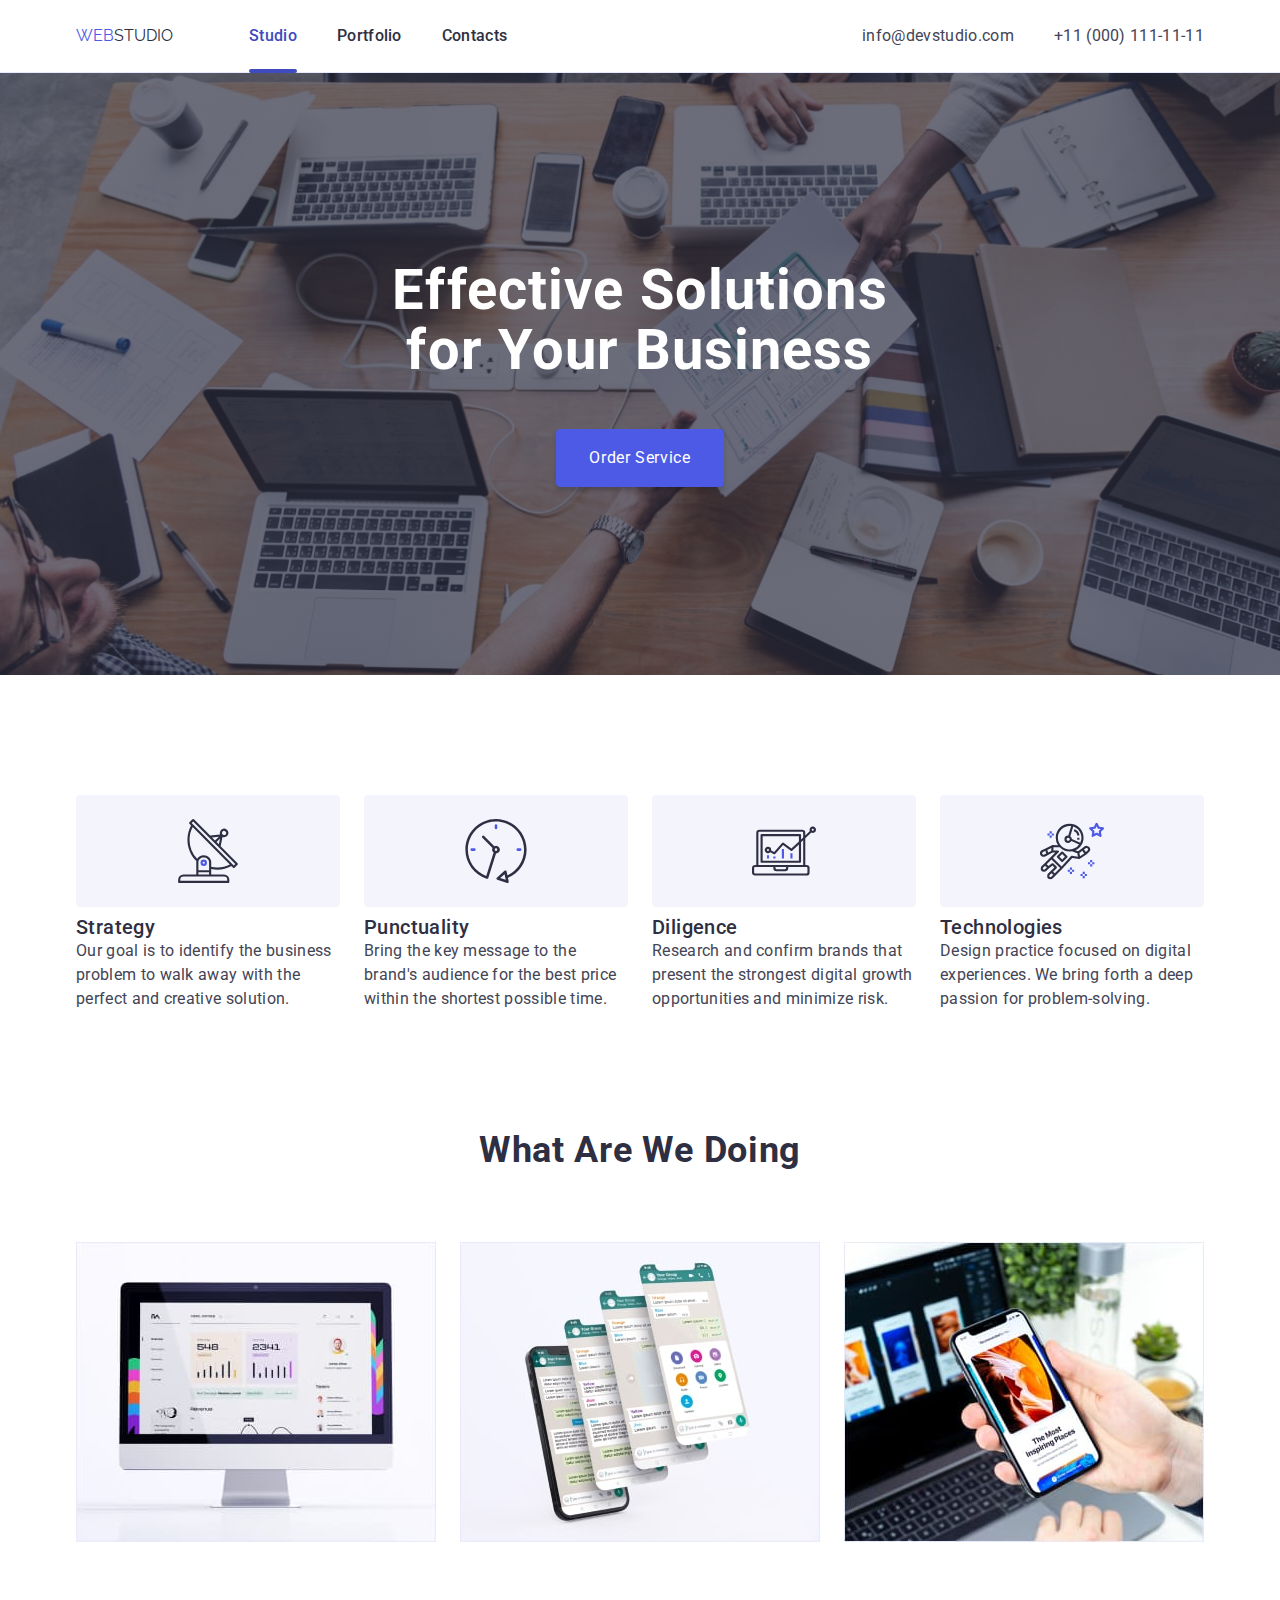
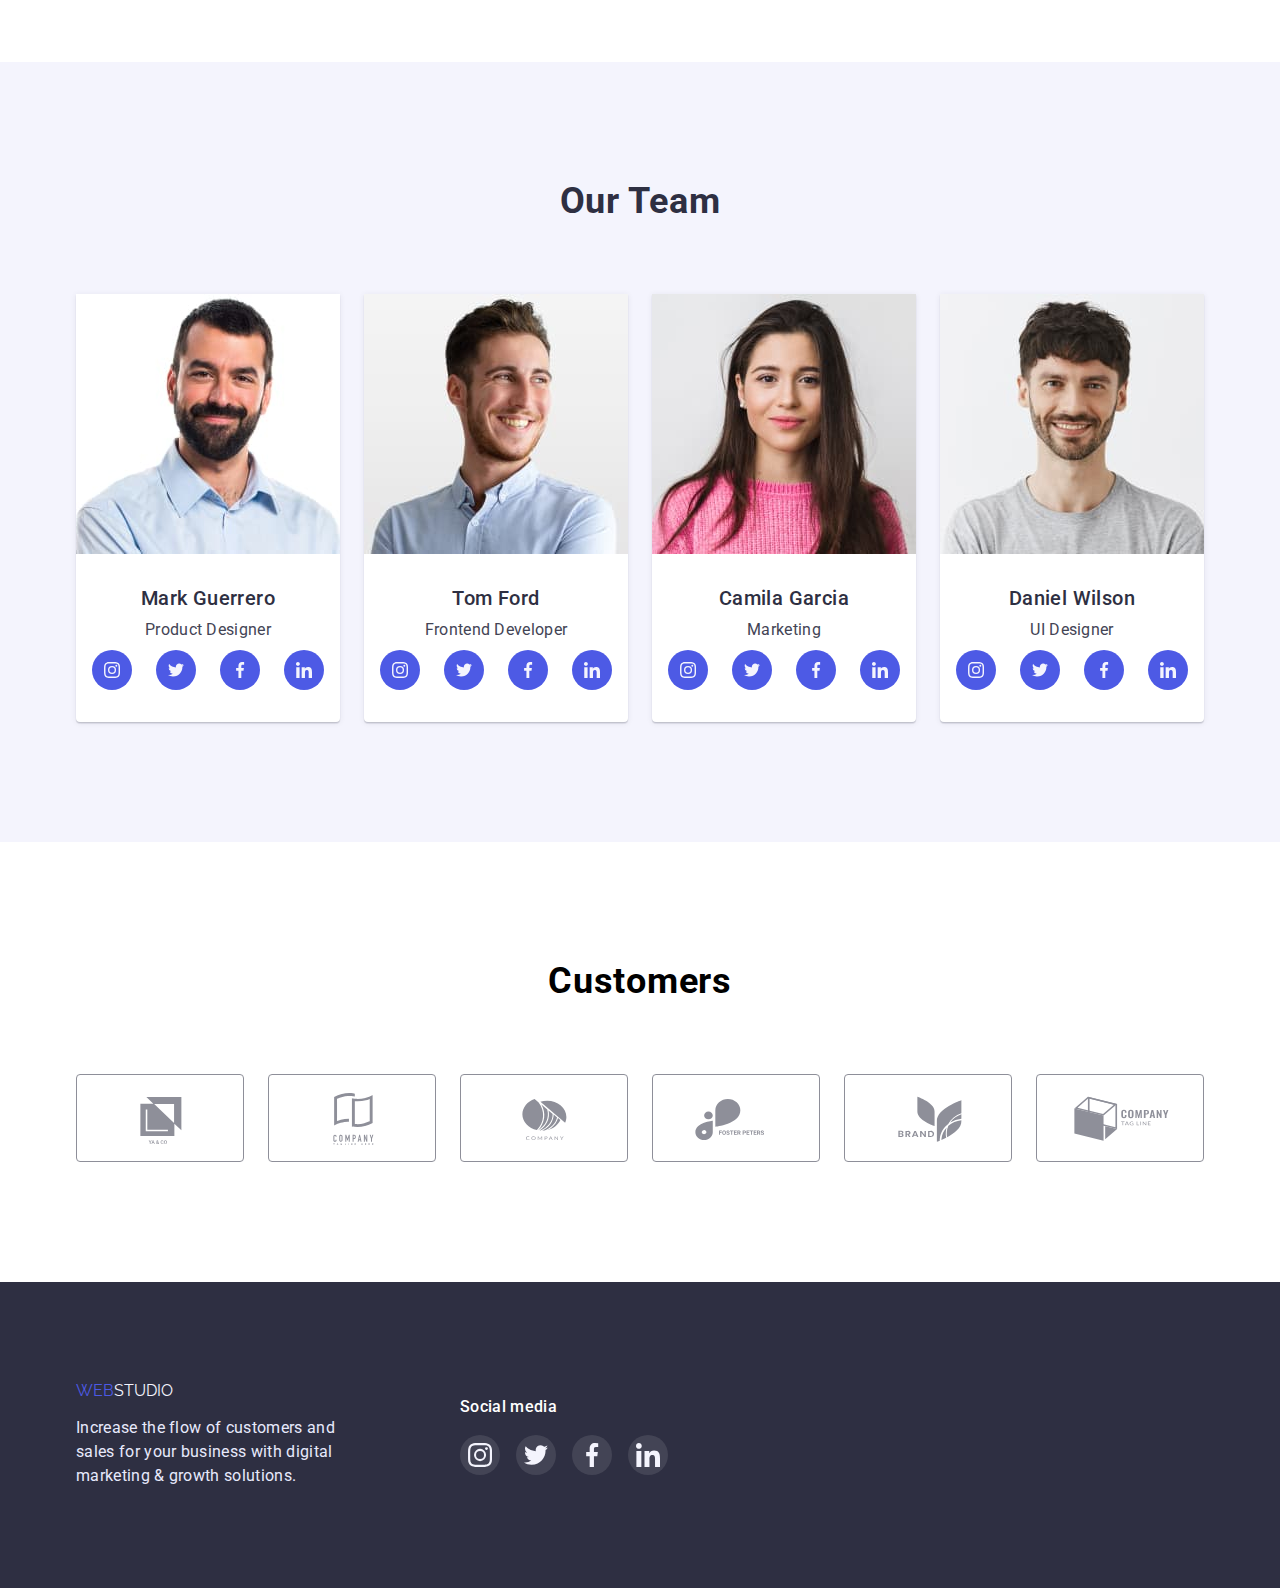
<file: index.html>
<!DOCTYPE html>
<html lang="en">
	<head>
		<meta charset="UTF-8" />
		<meta http-equiv="X-UA-Compatible" content="IE=edge" />
		<meta name="viewport" content="width=device-width, initial-scale=1.0" />
		<title>WebStudio</title>
		<link
			rel="stylesheet"
			href="https://cdnjs.cloudflare.com/ajax/libs/modern-normalize/1.1.0/modern-normalize.min.css"
		/>
		<link rel="stylesheet" href="./css/styles.css" />
		<link rel="preconnect" href="https://fonts.googleapis.com" />
		<link rel="preconnect" href="https://fonts.gstatic.com" crossorigin />
		<link
			href="https://fonts.googleapis.com/css2?family=Raleway:wght@800&family=Roboto:wght@400;500;700&display=swap"
			rel="stylesheet"
		/>
	</head>
	<body>
		<header class="header-blok">
			<div class="container header-container">
				<nav class="header-navigation">
					<a href="./index.html" class="header-logo logo-bluу logo">Web<span class="logo-black">Studio</span></a>
					<ul class="header-list items">
						<li><a href="./index.html" class="site-nav current">Studio</a></li>
						<li><a href="./portfolio.html" class="site-nav">Portfolio</a></li>
						<li><a href="#" class="site-nav">Contacts</a></li>
					</ul>
				</nav>
				<address>
					<ul class="header-tel items">
						<li><a href="mailto:info@devstudio.com" class="mail-nav">info@devstudio.com</a></li>
						<li><a href="tel:+110001111111" class="mail-nav">+11 (000) 111-11-11</a></li>
					</ul>
				</address>
			</div>
		</header>
		<main>
			<!-- hero section -->

			<section class="hero">
				<div class="container hero-container">
					<h1 class="hero-caption">Effective Solutions for Your Business</h1>
					<button data-modal-open type="button" class="hero-btn">Order Service</button>
				</div>
				<div class="backdrop is-hidden" data-modal>
					<div class="modal">
						<button data-modal-close type="button" class="hero-modal-btn">
							<svg class="hero-modal-btn-icon" width="8" height="8">
								<use href="./images/symbol-defs.svg#icon-modal-x"></use>
							</svg>
						</button>
					</div>
				</div>
			</section>

			<!-- /hero section -->
			<!-- Properties section -->
			<section class="section">
				<div class="container">
					<h2 class="visually-hidden">Properties</h2>
					<ul class="items container-items">
						<li class="block-items">
							<div class="blok-properties">
								<svg width="64" height="64">
									<use href="./images/symbol-defs.svg#icon-antenna"></use>
								</svg>
							</div>
							<h3 class="title-properties">Strategy</h3>
							<p class="text-properties">
								Our goal is to identify the business problem to walk away with the perfect and creative solution.
							</p>
						</li>
						<li class="block-items">
							<div class="blok-properties">
								<svg width="64" height="64">
									<use href="./images/symbol-defs.svg#icon-clock"></use>
								</svg>
							</div>
							<h3 class="title-properties">Punctuality</h3>
							<p class="text-properties">
								Bring the key message to the brand's audience for the best price within the shortest possible time.
							</p>
						</li>
						<li class="block-items">
							<div class="blok-properties">
								<svg width="64" height="64">
									<use href="./images/symbol-defs.svg#icon-diagram"></use>
								</svg>
							</div>
							<h3 class="title-properties">Diligence</h3>
							<p class="text-properties">
								Research and confirm brands that present the strongest digital growth opportunities and minimize risk.
							</p>
						</li>
						<li class="block-items">
							<div class="blok-properties">
								<svg width="64" height="64">
									<use href="./images/symbol-defs.svg#icon-astronaut"></use>
								</svg>
							</div>
							<h3 class="title-properties">Technologies</h3>
							<p class="text-properties">
								Design practice focused on digital experiences. We bring forth a deep passion for problem-solving.
							</p>
						</li>
					</ul>
				</div>
			</section>
			<!-- /Properties section -->
			<!-- What are we doing section -->
			<section class="section section-what">
				<div class="container">
					<h2 class="title-what">What are we doing</h2>
					<ul class="items items-picture">
						<li><img src="./images/img1.jpg" alt="PC" width="360" /></li>
						<li>
							<img src="./images/img2.jpg" alt="Аpplications" width="360" />
						</li>
						<li>
							<img src="./images/img3.jpg" alt="Phone and laptop" width="360" />
						</li>
					</ul>
				</div>
			</section>
			<!-- /What are we doing section -->
			<!-- Our Team section -->
			<section class="section container-team">
				<div class="container">
					<h2 class="title-team">Our Team</h2>
					<ul class="items items-picture">
						<li class="team-picture">
							<img src="./images/img4.jpg" alt="Mark Guerrero" width="264" />
							<div class="team-blok-text">
								<h3 class="title-team-name">Mark Guerrero</h3>
								<p class="text-team">Product Designer</p>
								<ul class="team-sicial-list items">
									<li class="team-social-item"
										><a href="" class="team-social-link">
											<svg class="team-social-icon" width="16" height="16">
												<use href="./images/symbol-defs.svg#icon-instagram"></use>
											</svg> </a
									></li>
									<li class="team-social-item"
										><a href="" class="team-social-link"
											><svg class="team-social-icon" width="16" height="16">
												<use href="./images/symbol-defs.svg#icon-twitter"></use></svg></a
									></li>
									<li class="team-social-item"
										><a href="" class="team-social-link"
											><svg class="team-social-icon" width="16" height="16">
												<use href="./images/symbol-defs.svg#icon-facebook"></use></svg></a
									></li>
									<li class="team-social-item"
										><a href="" class="team-social-link"
											><svg class="team-social-icon" width="16" height="16">
												<use href="./images/symbol-defs.svg#icon-linkedin"></use></svg></a
									></li>
								</ul>
							</div>
						</li>

						<li class="team-picture">
							<img src="./images/img5.jpg" alt="Tom Ford" width="264" />
							<div class="team-blok-text">
								<h3 class="title-team-name">Tom Ford</h3>
								<p class="text-team">Frontend Developer</p>
								<ul class="team-sicial-list items">
									<li class="team-social-item"
										><a href="" class="team-social-link">
											<svg class="team-social-icon" width="16" height="16">
												<use href="./images/symbol-defs.svg#icon-instagram"></use>
											</svg> </a
									></li>
									<li class="team-social-item"
										><a href="" class="team-social-link"
											><svg class="team-social-icon" width="16" height="16">
												<use href="./images/symbol-defs.svg#icon-twitter"></use></svg></a
									></li>
									<li class="team-social-item"
										><a href="" class="team-social-link"
											><svg class="team-social-icon" width="16" height="16">
												<use href="./images/symbol-defs.svg#icon-facebook"></use></svg></a
									></li>
									<li class="team-social-item"
										><a href="" class="team-social-link"
											><svg class="team-social-icon" width="16" height="16">
												<use href="./images/symbol-defs.svg#icon-linkedin"></use></svg></a
									></li>
								</ul>
							</div>
						</li>

						<li class="team-picture">
							<img src="./images/img6.jpg" alt="Camila Garcia" width="264" />
							<div class="team-blok-text">
								<h3 class="title-team-name">Camila Garcia</h3>
								<p class="text-team">Marketing</p>
								<ul class="team-sicial-list items">
									<li class="team-social-item"
										><a href="" class="team-social-link">
											<svg class="team-social-icon" width="16" height="16">
												<use href="./images/symbol-defs.svg#icon-instagram"></use>
											</svg> </a
									></li>
									<li class="team-social-item"
										><a href="" class="team-social-link"
											><svg class="team-social-icon" width="16" height="16">
												<use href="./images/symbol-defs.svg#icon-twitter"></use></svg></a
									></li>
									<li class="team-social-item"
										><a href="" class="team-social-link"
											><svg class="team-social-icon" width="16" height="16">
												<use href="./images/symbol-defs.svg#icon-facebook"></use></svg></a
									></li>
									<li class="team-social-item"
										><a href="" class="team-social-link"
											><svg class="team-social-icon" width="16" height="16">
												<use href="./images/symbol-defs.svg#icon-linkedin"></use></svg></a
									></li>
								</ul>
							</div>
						</li>

						<li class="team-picture">
							<img src="./images/img7.jpg" alt="Daniel Wilson" width="264" />
							<div class="team-blok-text">
								<h3 class="title-team-name">Daniel Wilson</h3>
								<p class="text-team">UI Designer</p>
								<ul class="team-sicial-list items">
									<li class="team-social-item"
										><a href="" class="team-social-link">
											<svg width="16" height="16">
												<use href="./images/symbol-defs.svg#icon-instagram"></use>
											</svg> </a
									></li>
									<li class="team-social-item"
										><a href="" class="team-social-link"
											><svg width="16" height="16">
												<use href="./images/symbol-defs.svg#icon-twitter"></use></svg></a
									></li>
									<li class="team-social-item"
										><a href="" class="team-social-link"
											><svg width="16" height="16">
												<use href="./images/symbol-defs.svg#icon-facebook"></use></svg></a
									></li>
									<li class="team-social-item"
										><a href="" class="team-social-link"
											><svg width="16" height="16">
												<use href="./images/symbol-defs.svg#icon-linkedin"></use></svg></a
									></li>
								</ul>
							</div>
						</li>
					</ul>
				</div>
			</section>
			<!-- Customers section -->
			<section class="section container-customers">
				<h2 class="title-customers">Customers</h2>
				<ul class="customers-list items">
					<li class="customers-item"
						><a href="" class="customers-link"
							><svg class="customers-icon" width="104" height="56">
								<use href="./images/symbol-defs.svg#icon-Logo-yh-co"></use></svg></a
					></li>
					<li class="customers-item"
						><a href="" class="customers-link"
							><svg class="customers-icon" width="104" height="56">
								<use href="./images/symbol-defs.svg#icon-Logo-tagline-here"></use></svg></a
					></li>
					<li class="customers-item"
						><a href="" class="customers-link"
							><svg class="customers-icon" width="104" height="56">
								<use href="./images/symbol-defs.svg#icon-Logo-company"></use></svg></a
					></li>
					<li class="customers-item"
						><a href="" class="customers-link"
							><svg class="customers-icon" width="104" height="56">
								<use href="./images/symbol-defs.svg#icon-Logo-foster"></use></svg></a
					></li>
					<li class="customers-item"
						><a href="" class="customers-link"
							><svg class="customers-icon" width="104" height="56">
								<use href="./images/symbol-defs.svg#icon-Logo-brand"></use></svg></a
					></li>
					<li class="customers-item"
						><a href="" class="customers-link"
							><svg class="customers-icon" width="104" height="56">
								<use href="./images/symbol-defs.svg#icon-Logo-tag-line"></use></svg></a
					></li>
				</ul>
			</section>

			<!-- /Customers section -->

			<!-- /Our Team section -->
		</main>
		<footer class="block-footer">
			<div class="container">
				<ul class="footer-item items">
					<li>
						<a href="./index.html" class="logo-bluу logo">Web<span class="logo-white">Studio</span></a>
						<p class="text-footer">
							Increase the flow of customers and sales for your business with digital marketing & growth solutions.
						</p>
					</li>
					<li>
						<h3 class="footer-title">Social media</h3>
						<ul class="footer-sicial-list items">
							<li class="footer-social-item"
								><a href="" class="footer-social-link">
									<svg width="24" height="24">
										<use href="./images/symbol-defs.svg#icon-instagram"></use>
									</svg> </a
							></li>
							<li class="footer-social-item"
								><a href="" class="footer-social-link"
									><svg width="24" height="24">
										<use href="./images/symbol-defs.svg#icon-twitter"></use></svg></a
							></li>
							<li class="footer-social-item"
								><a href="" class="footer-social-link"
									><svg width="24" height="24">
										<use href="./images/symbol-defs.svg#icon-facebook"></use></svg></a
							></li>
							<li class="footer-social-item"
								><a href="" class="footer-social-link"
									><svg width="24" height="24">
										<use href="./images/symbol-defs.svg#icon-linkedin"></use></svg></a
							></li>
						</ul>
					</li>
				</ul>
			</div>
		</footer>
		<script src="./modal.js"></script>
	</body>
</html>
</file>
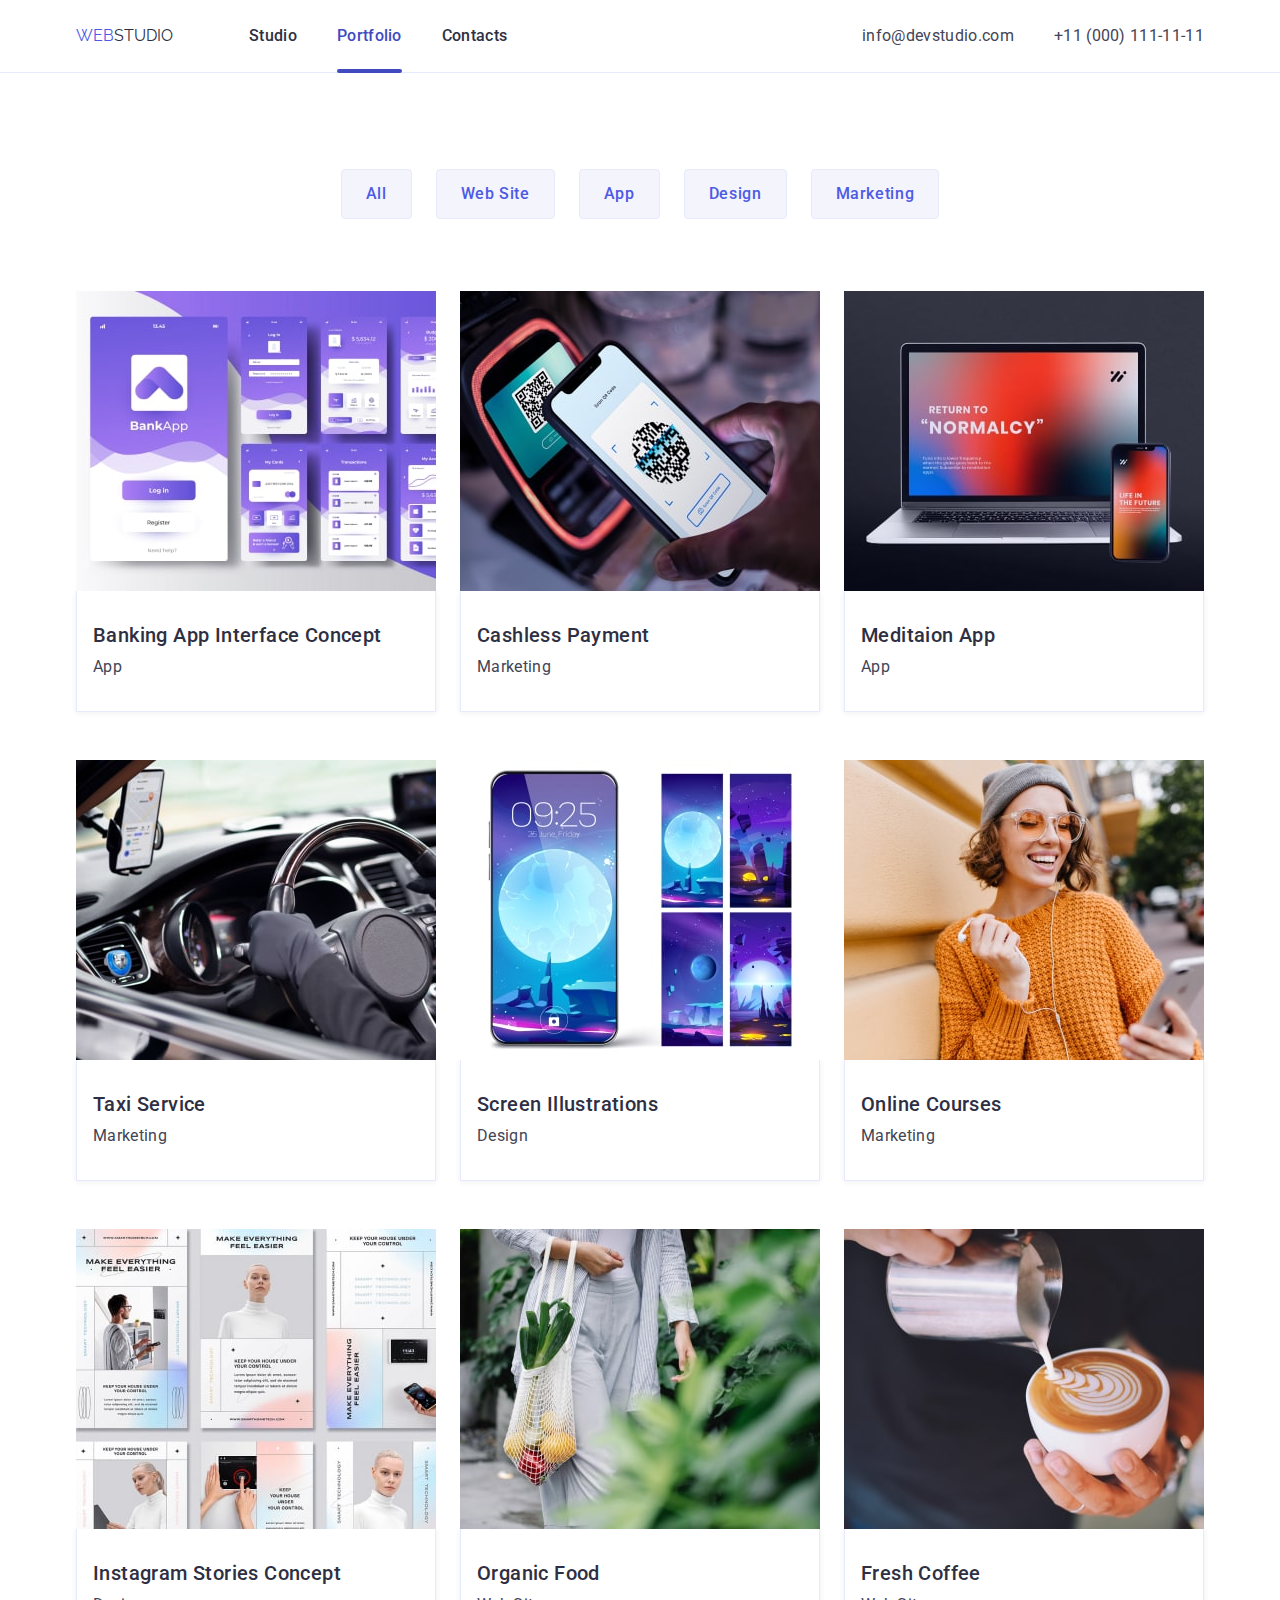
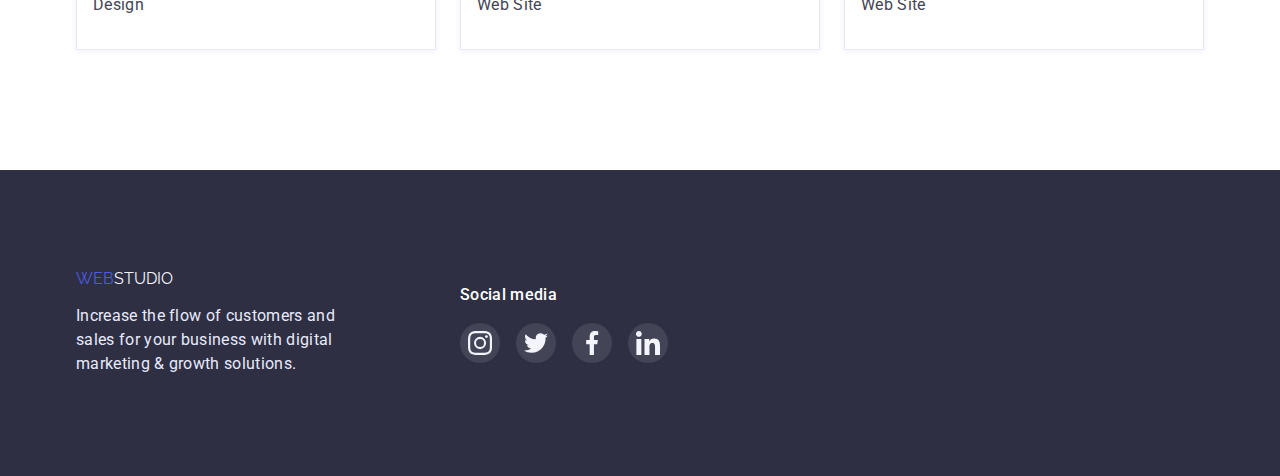
<file: portfolio.html>
<!DOCTYPE html>
<html lang="en">
	<head>
		<meta charset="UTF-8" />
		<meta http-equiv="X-UA-Compatible" content="IE=edge" />
		<meta name="viewport" content="width=device-width, initial-scale=1.0" />
		<title>WebStudio</title>
		<link
			rel="stylesheet"
			href="https://cdnjs.cloudflare.com/ajax/libs/modern-normalize/1.1.0/modern-normalize.min.css"
		/>
		<link rel="stylesheet" href="./css/styles.css" />
		<link rel="preconnect" href="https://fonts.googleapis.com" />
		<link rel="preconnect" href="https://fonts.gstatic.com" crossorigin />
		<link
			href="https://fonts.googleapis.com/css2?family=Raleway:wght@800&family=Roboto:wght@400;500;700&display=swap"
			rel="stylesheet"
		/>
	</head>
	<body>
		<header class="header-blok">
			<div class="container header-container">
				<nav class="header-navigation">
					<a href="./index.html" class="header-logo logo-bluу logo">Web<span class="logo-black">Studio</span></a>
					<ul class="header-list items">
						<li><a href="./index.html" class="site-nav">Studio</a></li>
						<li><a href="./portfolio.html" class="site-nav current">Portfolio</a></li>
						<li><a href="#" class="site-nav">Contacts</a></li>
					</ul>
				</nav>
				<address>
					<ul class="header-tel items">
						<li><a href="mailto:info@devstudio.com" class="mail-nav">info@devstudio.com</a></li>
						<li><a href="tel:+110001111111" class="mail-nav">+11 (000) 111-11-11</a></li>
					</ul>
				</address>
			</div>
		</header>
		<main>
			<!-- hero portfolio section -->
			<section class="section-portfolio">
				<div class="container">
					<h1 class="visually-hidden">Portfolio</h1>
					<ul class="hero-portfolio items">
						<li><button type="button" class="hero-portfolio-btn">All</button></li>
						<li><button type="button" class="hero-portfolio-btn">Web Site</button></li>
						<li><button type="button" class="hero-portfolio-btn">App</button></li>
						<li><button type="button" class="hero-portfolio-btn">Design</button></li>
						<li><button type="button" class="hero-portfolio-btn">Marketing</button></li>
					</ul>

					<ul class="cards-portfolio items">
						<li class="cards-portfolio-content">
							<a href="#" class="site-nav cards-portfolio-link">
								<div class="overley-portfolio">
									<img src="./images/c5img1.jpg" alt="Banking App Interface Concept" width="360" height="300" />
									<p class="overley-portfolio-text">
										14 Stylish and User-Friendly App Design Concepts · Task Manager App · Calorie Tracker App · Exotic
										Fruit Ecommerce App · Cloud Storage App
									</p>
								</div>
								<div class="cards-portfolio-list">
									<h2 class="title-portfolio">Banking App Interface Concept</h2>
									<p class="text-portfolio">App</p>
								</div>
							</a>
						</li>
						<li class="cards-portfolio-content">
							<a href="#" class="site-nav cards-portfolio-link">
								<div class="overley-portfolio">
									<img src="./images/c5img2.jpg" alt="Cashless Payment" width="360" height="300" />
									<p class="overley-portfolio-text">
										14 Stylish and User-Friendly App Design Concepts · Task Manager App · Calorie Tracker App · Exotic
										Fruit Ecommerce App · Cloud Storage App
									</p>
								</div>

								<div class="cards-portfolio-list">
									<h2 class="title-portfolio">Cashless Payment</h2>
									<p class="text-portfolio">Marketing</p>
								</div>
							</a>
						</li>
						<li class="cards-portfolio-content">
							<a href="#" class="site-nav cards-portfolio-link">
								<div class="overley-portfolio">
									<img src="./images/c5img3.jpg" alt="Meditaion App" width="360" height="300" />
									<p class="overley-portfolio-text">
										14 Stylish and User-Friendly App Design Concepts · Task Manager App · Calorie Tracker App · Exotic
										Fruit Ecommerce App · Cloud Storage App
									</p>
								</div>
								<div class="cards-portfolio-list">
									<h2 class="title-portfolio">Meditaion App</h2>
									<p class="text-portfolio">App</p>
								</div>
							</a>
						</li>
						<li class="cards-portfolio-content">
							<a href="#" class="site-nav cards-portfolio-link">
								<div class="overley-portfolio">
									<img src="./images/c6img1.jpg" alt="Taxi Service" width="360" height="300" />
									<p class="overley-portfolio-text">
										14 Stylish and User-Friendly App Design Concepts · Task Manager App · Calorie Tracker App · Exotic
										Fruit Ecommerce App · Cloud Storage App
									</p>
								</div>
								<div class="cards-portfolio-list">
									<h2 class="title-portfolio">Taxi Service</h2>
									<p class="text-portfolio">Marketing</p>
								</div>
							</a>
						</li>
						<li class="cards-portfolio-content">
							<a href="#" class="site-nav cards-portfolio-link">
								<div class="overley-portfolio">
									<img src="./images/c6img2.jpg" alt="Screen Illustrations" width="360" height="300" />
									<p class="overley-portfolio-text">
										14 Stylish and User-Friendly App Design Concepts · Task Manager App · Calorie Tracker App · Exotic
										Fruit Ecommerce App · Cloud Storage App
									</p>
								</div>
								<div class="cards-portfolio-list">
									<h2 class="title-portfolio">Screen Illustrations</h2>
									<p class="text-portfolio">Design</p>
								</div>
							</a>
						</li>
						<li class="cards-portfolio-content">
							<a href="#" class="site-nav cards-portfolio-link">
								<div class="overley-portfolio">
									<img src="./images/c6img3.jpg" alt="Online Courses" width="360" height="300" />
									<p class="overley-portfolio-text">
										14 Stylish and User-Friendly App Design Concepts · Task Manager App · Calorie Tracker App · Exotic
										Fruit Ecommerce App · Cloud Storage App
									</p>
								</div>
								<div class="cards-portfolio-list">
									<h2 class="title-portfolio">Online Courses</h2>
									<p class="text-portfolio">Marketing</p>
								</div>
							</a>
						</li>
						<li class="cards-portfolio-content">
							<a href="#" class="site-nav cards-portfolio-link">
								<div class="overley-portfolio">
									<img src="./images/c7img1.jpg" alt="Instagram Stories Concept" width="360" height="300" />
									<p class="overley-portfolio-text">
										14 Stylish and User-Friendly App Design Concepts · Task Manager App · Calorie Tracker App · Exotic
										Fruit Ecommerce App · Cloud Storage App
									</p>
								</div>
								<div class="cards-portfolio-list">
									<h2 class="title-portfolio">Instagram Stories Concept</h2>
									<p class="text-portfolio">Design</p>
								</div>
							</a>
						</li>
						<li class="cards-portfolio-content">
							<a href="#" class="site-nav cards-portfolio-link">
								<div class="overley-portfolio">
									<img src="./images/c7img2.jpg" alt="Organic Food" width="360" height="300" />
									<p class="overley-portfolio-text">
										14 Stylish and User-Friendly App Design Concepts · Task Manager App · Calorie Tracker App · Exotic
										Fruit Ecommerce App · Cloud Storage App
									</p>
								</div>
								<div class="cards-portfolio-list">
									<h2 class="title-portfolio">Organic Food</h2>
									<p class="text-portfolio">Web Site</p>
								</div>
							</a>
						</li>
						<li class="cards-portfolio-content">
							<a href="#" class="site-nav cards-portfolio-link">
								<div class="overley-portfolio">
									<img src="./images/c7img3.jpg" alt="Fresh Coffee" width="360" height="300" />
									<p class="overley-portfolio-text">
										14 Stylish and User-Friendly App Design Concepts · Task Manager App · Calorie Tracker App · Exotic
										Fruit Ecommerce App · Cloud Storage App
									</p>
								</div>
								<div class="cards-portfolio-list">
									<h2 class="title-portfolio">Fresh Coffee</h2>
									<p class="text-portfolio">Web Site</p>
								</div>
							</a>
						</li>
					</ul>
				</div>
			</section>
			<!-- /hero portfolio section -->
		</main>
		<footer class="block-footer">
			<div class="container">
				<ul class="footer-item items">
					<li>
						<a href="./index.html" class="logo-bluу logo">Web<span class="logo-white">Studio</span></a>
						<p class="text-footer">
							Increase the flow of customers and sales for your business with digital marketing & growth solutions.
						</p>
					</li>
					<li>
						<h3 class="footer-title">Social media</h3>
						<ul class="footer-sicial-list items">
							<li class="footer-social-item"
								><a href="" class="footer-social-link">
									<svg width="24" height="24">
										<use href="./images/symbol-defs.svg#icon-instagram"></use>
									</svg> </a
							></li>
							<li class="footer-social-item"
								><a href="" class="footer-social-link"
									><svg width="24" height="24">
										<use href="./images/symbol-defs.svg#icon-twitter"></use></svg></a
							></li>
							<li class="footer-social-item"
								><a href="" class="footer-social-link"
									><svg width="24" height="24">
										<use href="./images/symbol-defs.svg#icon-facebook"></use></svg></a
							></li>
							<li class="footer-social-item"
								><a href="" class="footer-social-link"
									><svg width="24" height="24">
										<use href="./images/symbol-defs.svg#icon-linkedin"></use></svg></a
							></li>
						</ul>
					</li>
				</ul>
			</div>
		</footer>
	</body>
</html>
</file>
<file: css/styles.css>
html {
	box-sizing: border-box;
}
*,
*::before,
*::after {
	box-sizing: inherit;
}
h1,
h2,
h3,
h4,
h5,
h6,
p {
	margin: 0;
}

img {
	display: block;
	max-width: 100%;
	height: auto;
}
ul {
	margin: 0;
}
:root {
	--firma-color: #4d5ae5;
	--hero-btn-color: #404bbf;
	--firma-background-color: #2e2f42;
	--text-color: #434455;
	--white-color: #ffffff;
	--white-logo-color: #f4f4fd;
	--white-text-footer: #e7e9fc;
	--grey-color: #8e8f99;
	--icon-salat: #31d0aa;
	--secondary-font: "Raleway", sans-serif;
}
.visually-hidden {
	position: absolute;
	width: 1px;
	height: 1px;
	margin: -1px;
	border: 0;
	padding: 0;

	white-space: nowrap;
	clip-path: inset(100%);
	clip: rect(0 0 0 0);
	overflow: hidden;
}
body {
	margin: 0;
	font-family: "Roboto", sans-serif;
	text-decoration: none;
}
.section {
	padding-top: 120px;
	padding-bottom: 120px;
}
.container {
	padding-left: 15px;
	padding-right: 15px;
	width: 1158px;
	margin: 0 auto;
}

/* ---- header ----  */
.items {
	display: flex;
	align-items: center;
	padding: 0;
	margin: 0;
	list-style-type: none;
}
.header-blok {
	padding: 24px 0;
	border-bottom: 1px solid var(--white-text-footer);
	background-color: var(--white-color);
}
.header-container {
	display: flex;
	align-items: center;
}
.header-navigation {
	display: flex;
	align-items: center;
}
.header-logo {
	display: flex;
	margin-right: 76px;
}
.header-list {
	display: flex;
	gap: 40px;
}
.header-tel {
	display: flex;
	gap: 40px;
}

.logo {
	font-family: "Raleway", sans-serif;
	text-decoration: none;
	text-transform: uppercase;
}
.logo-bluу {
	color: var(--firma-color);
}
.logo-black {
	font-family: "Raleway", sans-serif;
	color: var(--firma-background-color);
}

.site-nav {
	text-decoration: none;
	list-style-type: none;
	font-weight: 500;
	font-size: 16px;
	line-height: 1.5;
	letter-spacing: 0.02em;
	color: var(--firma-background-color);
	transition-property: color;
	transition-duration: 250ms;
	transition-timing-function: cubic-bezier(0.4, 0, 0.2, 1);
}
.header-list > li > a {
	padding: 24px 0;
	position: relative;
}
.current {
	color: var(--hero-btn-color);
}
.current::after {
	bottom: -4px;
	content: "";
	display: block;
	position: absolute;
	width: 100%;
	height: 4px;
	background: var(--hero-btn-color);
	border-radius: 2px;
}
.mail-nav:is(:hover, :focus),
.site-nav:is(:hover, :focus) {
	color: var(--firma-color);
}
address {
	margin-left: auto;
}
.mail-nav {
	font-style: normal;
	text-decoration: none;
	font-weight: 400;
	font-size: 16px;
	line-height: 1.5;
	letter-spacing: 0.02em;
	color: var(--text-color);
	margin-left: auto;
	transition-property: color;
	transition-duration: 250ms;
	transition-timing-function: cubic-bezier(0.4, 0, 0.2, 1);
}
/* ---- /header ---- */
/* ---- hero ---- */
.backdrop {
	position: fixed;
	top: 0;
	left: 0;
	width: 100%;
	height: 100%;
	background-color: rgba(0, 0, 0, 0.5);
	transition-property: opacity, visibility;
	transition-duration: 250ms;
	transition-timing-function: cubic-bezier(0.4, 0, 0.2, 1);
}
.modal {
	min-width: 408px;
	min-height: 576px;
	background: #fcfcfc;
	box-shadow: 0px 1px 1px rgba(0, 0, 0, 0.14), 0px 1px 3px rgba(0, 0, 0, 0.12), 0px 2px 1px rgba(0, 0, 0, 0.2);
	border-radius: 4px;

	position: absolute;
	top: 50%;
	left: 50%;
	transform: translate(-50%, -50%);
}

.backdrop.is-hidden {
	opacity: 0;
	visibility: hidden;
	pointer-events: none;
}

.hero-modal-btn {
	position: absolute;
	right: 24px;
	top: 24px;
	border: 1px solid rgba(0, 0, 0, 0.1);
	display: flex;
	justify-content: center;
	align-items: center;
	width: 24px;
	height: 24px;
	border-radius: 50%;
	background-color: var(--white-logo-color);

	transition-property: fill, background-color;
	transition-duration: 250ms;
	transition-timing-function: cubic-bezier(0.4, 0, 0.2, 1);
}
.hero-modal-btn-icon {
	display: flex;
}
.hero-modal-btn:is(:hover, :focus),
.hero-modal-btn-icon:is(:hover, :focus) {
	fill: var(--white-color);
	background-color: var(--hero-btn-color);
}
.hero {
	text-align: center;
	padding-top: 188px;
	padding-bottom: 188px;
	background-image: linear-gradient(90deg, rgba(46, 47, 66, 0.7), 100%, rgba(46, 47, 66, 0.7) 100%),
		url(../images/people-office.jpg);
	max-width: 1440px;
	background-repeat: no-repeat;
	background-size: cover;
	margin-right: auto;
	margin-left: auto;
	background-color: var(--firma-background-color);
}

.hero-caption {
	display: flex;

	font-weight: 700;
	font-size: 56px;
	line-height: 1.07;
	letter-spacing: 0.02em;
	color: var(--white-color);
	margin: 0 auto;
	max-width: 498px;
}
.hero-container {
	display: inline-block;
}
.hero-btn:is(:hover, :focus) {
	cursor: pointer;
	background-color: var(--hero-btn-color);

	border: 1px solid var(--firma-color);
	box-shadow: 0px 4px 4px rgba(0, 0, 0, 0.15);
}
.hero-btn {
	font-family: "Roboto";
	font-size: 16px;
	line-height: 1.5;
	letter-spacing: 0.04em;
	color: var(--white-color);
	background: var(--firma-color);
	border: 1px solid var(--firma-color);
	box-shadow: 0px 4px 4px rgba(0, 0, 0, 0.15);

	border-radius: 4px;
	display: flex;
	flex-direction: row;
	align-items: flex-start;
	text-align: center;
	padding: 16px 32px;
	gap: 10px;
	margin-top: 48px;
	margin-left: auto;
	margin-right: auto;

	transition-property: background-color;
	transition-duration: 250ms;
	transition-timing-function: cubic-bezier(0.4, 0, 0.2, 1);
}
/* ---- /hero ---- */
/* ---- Properties section ---- */
.block-items {
	width: calc((100%-72px) / 4);
}
.container-items {
	display: flex;
	gap: 24px;
}
.blok-properties {
	display: flex;
	justify-content: center;
	align-items: center;
	width: 264px;
	height: 112px;
	border: 1px solid var(--white-logo-color);
	border-radius: 4px;
	background-color: var(--white-logo-color);
}

.title-properties {
	margin-top: 8px;
	font-weight: 500;
	font-size: 20px;
	line-height: 1.2;
	letter-spacing: 0.02em;
	color: var(--firma-background-color);
}
.text-properties {
	font-size: 16px;
	line-height: 1.5;
	letter-spacing: 0.02em;
	color: var(--text-color);
}
/* ---- /Properties section ---- */
/* ---- What are we doing section ---- */
.section-what {
	padding-top: 0px;
}
.title-what {
	box-sizing: border-box;
	text-align: center;

	margin-bottom: 72px;
	font-weight: 700;
	font-size: 36px;
	line-height: 1.1;
	letter-spacing: 0.02em;
	text-transform: capitalize;
	color: var(--firma-background-color);
}
.items-picture {
	display: flex;
	gap: 24px;
}
/* ---- /What are we doing section ---- */
/* ---- Our Team section ---- */
.team-blok-text {
	padding-top: 32px;
	padding-bottom: 32px;
}
.title-team {
	box-sizing: border-box;
	text-align: center;
	margin-bottom: 72px;

	font-weight: 700;
	font-size: 36px;
	line-height: 1.1;
	letter-spacing: 0.02em;
	text-transform: capitalize;
	color: var(--firma-background-color);
}
.title-team-name {
	margin-bottom: 8px;
	display: flex;
	flex-direction: column;
	justify-content: center;
	align-items: center;
	font-weight: 500;
	font-size: 20px;
	line-height: 1.2;
	letter-spacing: 0.02em;
	color: var(--firma-background-color);
}
.text-team {
	display: flex;
	flex-direction: column;
	justify-content: center;
	align-items: center;
	font-weight: 400;
	font-size: 16px;
	line-height: 1.5;
	letter-spacing: 0.02em;
	color: var(--text-color);
	margin-bottom: 8px;
}

.container-team {
	background-color: var(--white-logo-color);
}

.team-picture {
	background-color: var(--white-color);
	box-shadow: 0px 1px 6px rgba(46, 47, 66, 0.08), 0px 1px 1px rgba(46, 47, 66, 0.16), 0px 2px 1px rgba(46, 47, 66, 0.08);
	border-radius: 0px 0px 4px 4px;
}
.team-sicial-list {
	display: flex;
	justify-content: center;
	gap: 24px;
}

.team-social-item {
	width: 40px;
	height: 40px;
}
.team-social-link {
	display: flex;
	justify-content: center;
	align-items: center;
	width: 100%;
	height: 100%;
	border-radius: 50%;
	background-color: var(--firma-color);

	transition-property: background-color;
	transition-duration: 250ms;
	transition-timing-function: cubic-bezier(0.4, 0, 0.2, 1);
}
.team-social-link:is(:hover, :focus) {
	background-color: var(--hero-btn-color);
}
/* ---- /Our Team section ---- */

.hero-caption {
	font-family: "Roboto", sans-serif;

	font-size: 56px;
	line-height: 1.07;
	letter-spacing: 0.02em;

	color: var(--white-color);
}
.section-portfolio {
	background-color: var(--white-color);
	padding-top: 96px;
	padding-bottom: 120px;
}
.hero-portfolio {
	margin-right: auto;
	margin-left: auto;
	gap: 24px;
	display: flex;
	flex-direction: row;
	justify-content: center;
	align-items: center;

	margin-bottom: 72px;
}
.hero-portfolio-btn {
	font-family: "Roboto";
	font-style: normal;
	font-weight: 500;
	font-size: 16px;
	line-height: 1.5;
	letter-spacing: 0.04em;
	color: var(--firma-color);
	background: var(--white-logo-color);
	border: 1px solid var(--white-text-footer);
	border-radius: 4px;
	padding: 12px 24px;
	transition-property: background-color, color;
	transition-duration: 250ms;
	transition-timing-function: cubic-bezier(0.4, 0, 0.2, 1);
}
.hero-portfolio-btn:is(:hover, :focus) {
	cursor: pointer;
	background-color: var(--hero-btn-color);
	border: 1px solid var(--hero-btn-color);
	border-radius: 4px;
	color: var(--white-color);
	box-shadow: 0px 3px 1px rgba(0, 0, 0, 0.1), 0px 2px 1px rgba(0, 0, 0, 0.08), 0px 2px 2px rgba(0, 0, 0, 0.12);
	border-radius: 4px;
}
.title-portfolio {
	font-weight: 500;
	font-size: 20px;
	line-height: 1.2;
	letter-spacing: 0.02em;
	color: var(--firma-background-color);
}
.text-portfolio {
	font-family: "Roboto";
	font-style: normal;
	font-weight: 400;
	font-size: 16px;
	line-height: 1.5;
	letter-spacing: 0.02em;
	color: var(--text-color);
	margin-top: 8px;
}
.overley-portfolio {
	position: relative;
	overflow: hidden;
}
.overley-portfolio-text {
	position: absolute;
	left: 0;
	top: 0;
	width: 100%;
	height: 100%;
	overflow: auto;
	transform: translateY(100%);
	transition-property: transform;
	transition-duration: 250ms;
	transition-timing-function: cubic-bezier(0.4, 0, 0.2, 1);
	padding: 40px 32px;

	font-family: "Roboto";
	font-style: normal;
	font-weight: 400;
	font-size: 16px;
	line-height: 1.5;
	letter-spacing: 0.02em;
	color: var(--white-logo-color);
	background-color: var(--firma-color);
}

.cards-portfolio-link:hover .overley-portfolio-text,
.cards-portfolio-link:focus .overley-portfolio-text {
	transform: translate(0, 0);
}
.cards-portfolio {
	flex-wrap: wrap;
	justify-content: center;
	row-gap: 48px;
	column-gap: 24px;
}
.cards-portfolio-content {
	transition-property: box-shadow;
	transition-duration: 250ms;
	transition-timing-function: cubic-bezier(0.4, 0, 0.2, 1);
}
.cards-portfolio-content:is(:hover, :focus) {
	box-shadow: 0px 1px 6px rgba(46, 47, 66, 0.08), 0px 1px 1px rgba(46, 47, 66, 0.16), 0px 2px 1px rgba(46, 47, 66, 0.08);
}

.cards-portfolio-list {
	padding: 32px 16px;
	border: 1px solid var(--white-text-footer);
	border-top: 0;
	box-shadow: 0px 1px 6px rgba(46, 47, 66, 0.08);
}

.title-customers {
	box-sizing: border-box;
	text-align: center;
	margin-bottom: 72px;

	font-weight: 700;
	font-size: 36px;
	line-height: 1.1;
	letter-spacing: 0.02em;
	text-transform: capitalize;
}
.customers-item {
	width: 168px;
	height: 88px;
}
.customers-link {
	display: flex;
	justify-content: center;
	align-items: center;
	width: 100%;
	height: 100%;
	color: var(--grey-color);
	border: 1px solid var(--grey-color);
	border-radius: 4px;

	transition-property: color, background-color;
	transition-duration: 250ms;
	transition-timing-function: cubic-bezier(0.4, 0, 0.2, 1);
}
.customers-link:is(:hover, :focus) {
	color: var(--hero-btn-color);
	border: 1px solid var(--hero-btn-color);
}

.customers-icon {
	fill: currentColor;
}
.customers-list {
	display: flex;
	justify-content: center;
	gap: 24px;
}
/* ---- footer----*/
.block-footer {
	padding-top: 100px;
	padding-bottom: 100px;
	background-color: var(--firma-background-color);
}
.text-footer {
	max-width: 264px;
	margin-top: 16px;

	font-family: "Roboto";
	font-style: normal;
	font-size: 16px;
	line-height: 1.5;
	letter-spacing: 0.02em;
	color: var(--white-text-footer);
}
.logo-white {
	color: var(--white-logo-color);
}
.footer-title {
	margin-bottom: 16px;

	font-style: normal;
	font-weight: 500;
	font-size: 16px;
	line-height: 1.5;
	letter-spacing: 0.02em;
	color: var(--white-color);
}
.footer-item {
	display: flex;
	gap: 120px;
}
.footer-sicial-list {
	display: flex;
	justify-content: center;
	gap: 16px;
}

.footer-social-item {
	width: 40px;
	height: 40px;
}
.footer-social-link {
	display: flex;
	justify-content: center;
	align-items: center;
	width: 100%;
	height: 100%;
	border-radius: 50%;
	background-color: rgba(255, 255, 255, 0.1);

	transition-property: background-color;
	transition-duration: 250ms;
	transition-timing-function: cubic-bezier(0.4, 0, 0.2, 1);
}
.footer-social-link:is(:hover, :focus) {
	background-color: var(--icon-salat);
}
/* ---- /footer----*/
</file>
